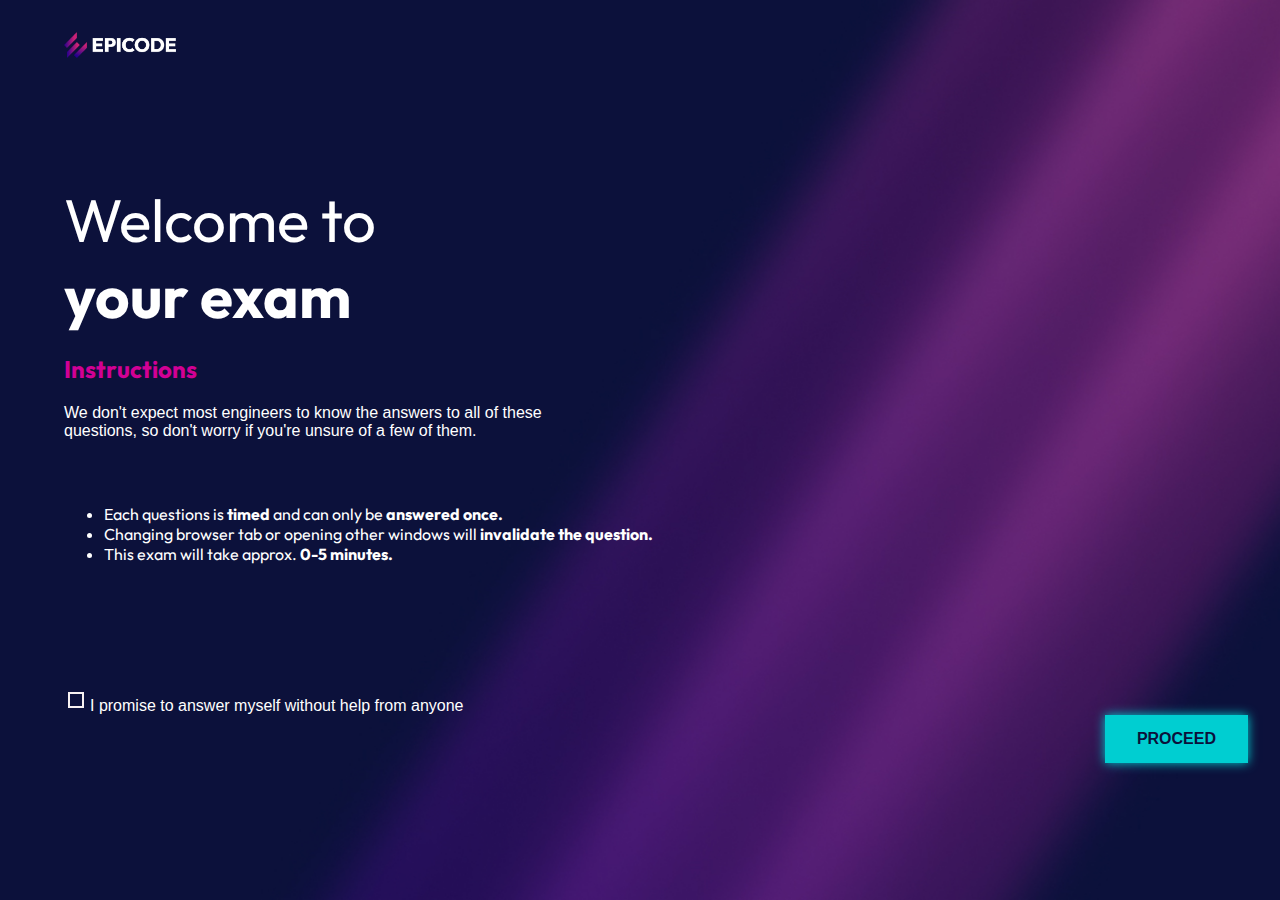
<file: index.html>
<!DOCTYPE html>
<html lang="en">
<head>
<meta charset="UTF-8">
<meta name="viewport" content="width=device-width, initial-scale=1.0">
<title>Exam Page</title>
<link rel="stylesheet" type="text/css" href="./css/index.css">
<link rel="preconnect" href="https://fonts.googleapis.com">
<link rel="preconnect" href="https://fonts.gstatic.com" crossorigin>
<link href="https://fonts.googleapis.com/css2?family=Outfit:wght@100..900&display=swap" rel="stylesheet">
</head>
<body>
    <img class="logo" src="./img/epicode_logo.png" alt="Logo">
    <h1>Welcome to <br><strong>your exam</strong></h1>
    <h2 id="instructions">Instructions</h2>
    <p>We don't expect most engineers to know the answers to all of these <br> questions, so don't worry if you're unsure of a few of them.</p>
    <ul>
        <li>Each questions is<strong> timed</strong> and can only be <strong>answered once.</strong></li>
        <li>Changing browser tab or opening other windows will <strong> invalidate the question.</strong></li>
        <li>This exam will take approx. <strong>0-5 minutes.</strong></li>
    </ul>
    <div>
        <input type="checkbox" class="checkbox">
        <label for="checkbox">I promise to answer myself without help from anyone</label><br>
    </div>
    

    <button id="buttonProceed" onclick="goToBenchmark()"><strong>PROCEED</strong></button>

    <script src="./js/scriptBenchmark.js"></script>
</body>
</html>
</file>
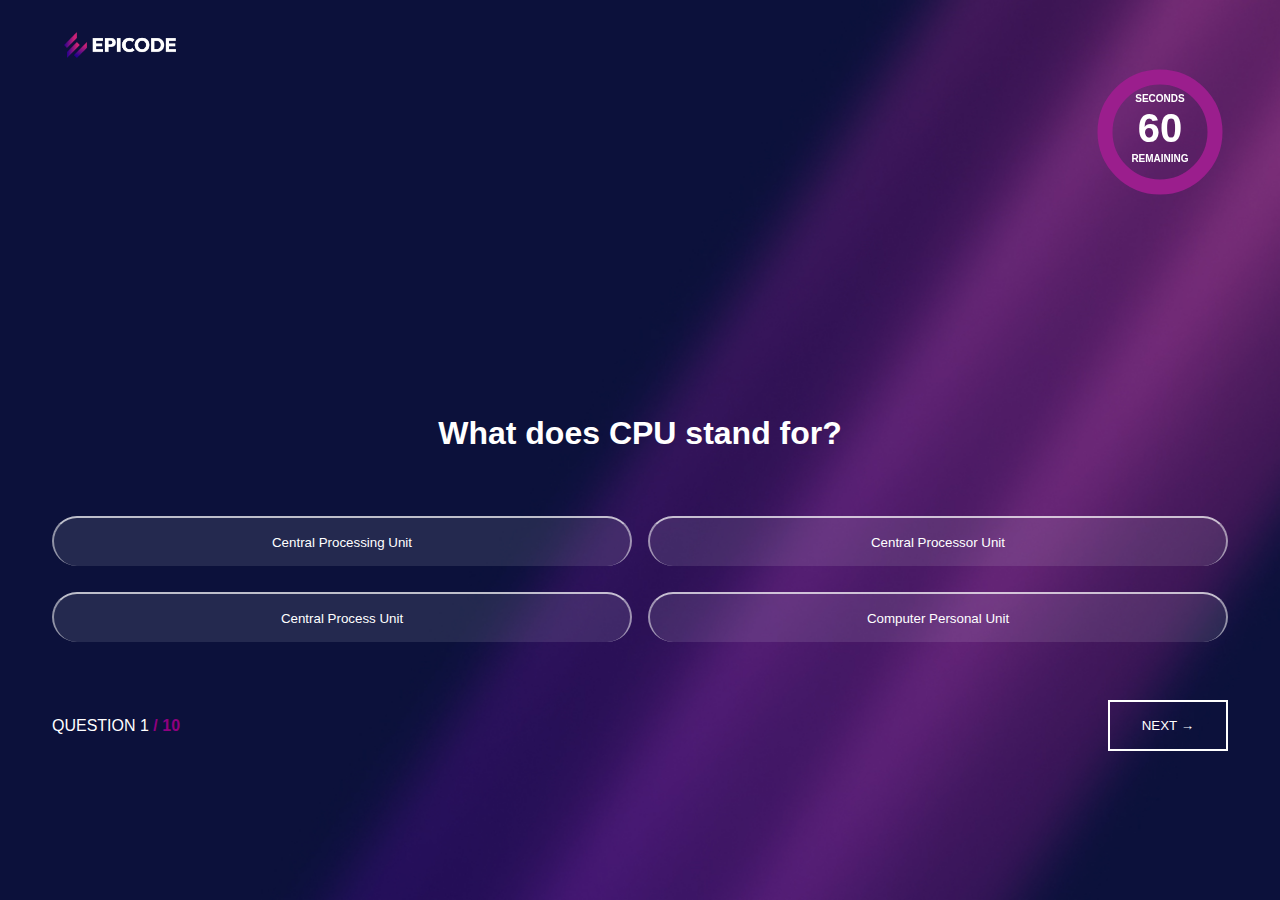
<file: benchmark.html>
<!DOCTYPE html>
<html lang="en">
<head>
    <meta charset="UTF-8">
    <meta name="viewport" content="width=device-width, initial-scale=1.0">
    <title>Quiz epicode</title>
    <link rel="stylesheet" href="./css/index.css">
</head>
<body id="benchmark">
    


    <div class="quiz">
        <div id="container">
            <canvas id="countdownCanvas" width="200" height="200"></canvas>
        </div>
        <div class="imgDiv">
            <img class="logoEpicode" src="./img/epicode_logo.png" alt="logo di epicode">
            <div id="timerContainer"> <!-- Aggiunto un div per contenere il timer -->
                <div id="timer"></div>
            </div>
        </div>
    
        <h2 id="question">le domande vengono visualizzate qui</h2>
        <div id="answer-buttons">qui vengono visualizzati i bottoni con le risposte</div><!--div per i bottoni delle risposte-->
        
        <div id="controls">
            <p id="number-question"></p><!--paragrafo per indice domanda attuale(Question 1/10...2/20 ecc)-->
            <button id="next-btn">NEXT →</button>
        </div>
    </div>



<script src="./js/scriptBenchmark.js"></script>

    
</body>
</html>
</file>
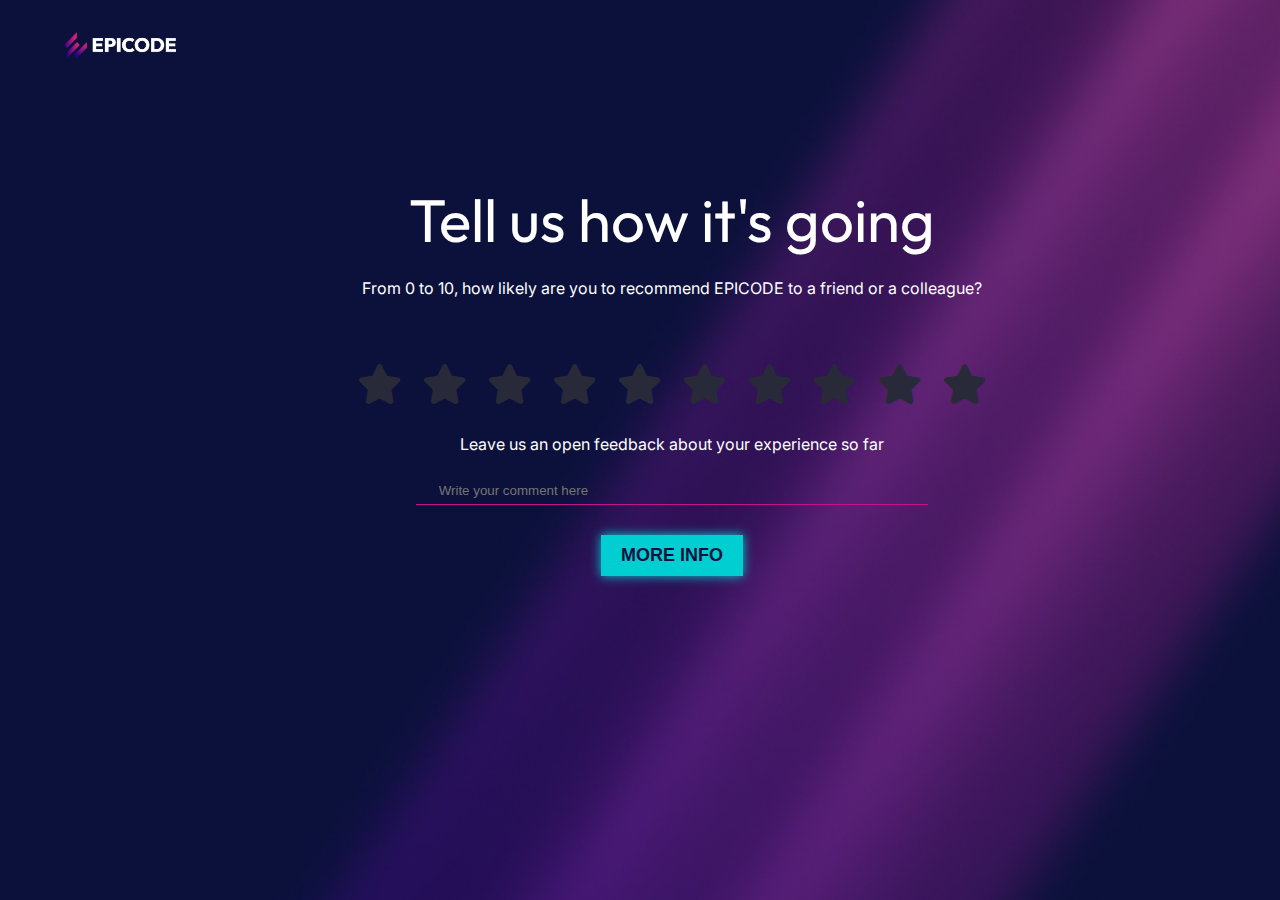
<file: feedback_page.html>
<!DOCTYPE html>
<html lang="en">
<head>
    <meta charset="UTF-8">
    <meta name="viewport" content="width=device-width, initial-scale=1.0">
    <title>Document</title>
    <link rel="stylesheet" href="./css/index.css">
    <link rel="stylesheet" href="https://cdnjs.cloudflare.com/ajax/libs/font-awesome/6.5.2/css/all.min.css"/>
    <style>
        @import url('https://fonts.googleapis.com/css2?family=Outfit:wght@100..900&display=swap');
        @import url('https://fonts.googleapis.com/css2?family=Inter:wght@100..900&family=Outfit:wght@100..900&display=swap');
    </style>
</head>
<body>
    <header>
        <img class="logo" src="./img/epicode_logo.png" alt="logo">
    </header>
    <main>
        <h1>Tell us how it's going</h1>
        <p>From 0 to 10, how likely are you to recommend EPICODE to a friend or a colleague?</p>
        <form action="https://epicode.com/it/">
            <section id="starContainer">
                <div class="star-widget">
                 <input type="radio" name="rate" id="rate-10">
                 <label for="rate-10" class="fas fa-star"></label>
                 <input type="radio" name="rate" id="rate-9">
                 <label for="rate-9" class="fas fa-star"></label>
                 <input type="radio" name="rate" id="rate-8">
                 <label for="rate-8" class="fas fa-star"></label>
                 <input type="radio" name="rate" id="rate-7">
                 <label for="rate-7" class="fas fa-star"></label>
                 <input type="radio" name="rate" id="rate-6">
                 <label for="rate-6" class="fas fa-star"></label>
                 <input type="radio" name="rate" id="rate-5">
                 <label for="rate-5" class="fas fa-star"></label>
                 <input type="radio" name="rate" id="rate-4">
                 <label for="rate-4" class="fas fa-star"></label>
                 <input type="radio" name="rate" id="rate-3">
                 <label for="rate-3" class="fas fa-star"></label>
                 <input type="radio" name="rate" id="rate-2">
                 <label for="rate-2" class="fas fa-star"></label>
                 <input type="radio" name="rate" id="rate-1">
                 <label for="rate-1" class="fas fa-star"></label>
                </div>
            </section>
            <label for="commento">Leave us an open feedback about your experience so far</label>
            <fieldset>
                <input type="text" name="commento" placeholder="Write your comment here">
                <div id="linea"></div>
                <button id="moreInfo"><b>MORE INFO</b></button></a> 
            </fieldset>
        </form>
    </main> 
</body>
</html>
</file>
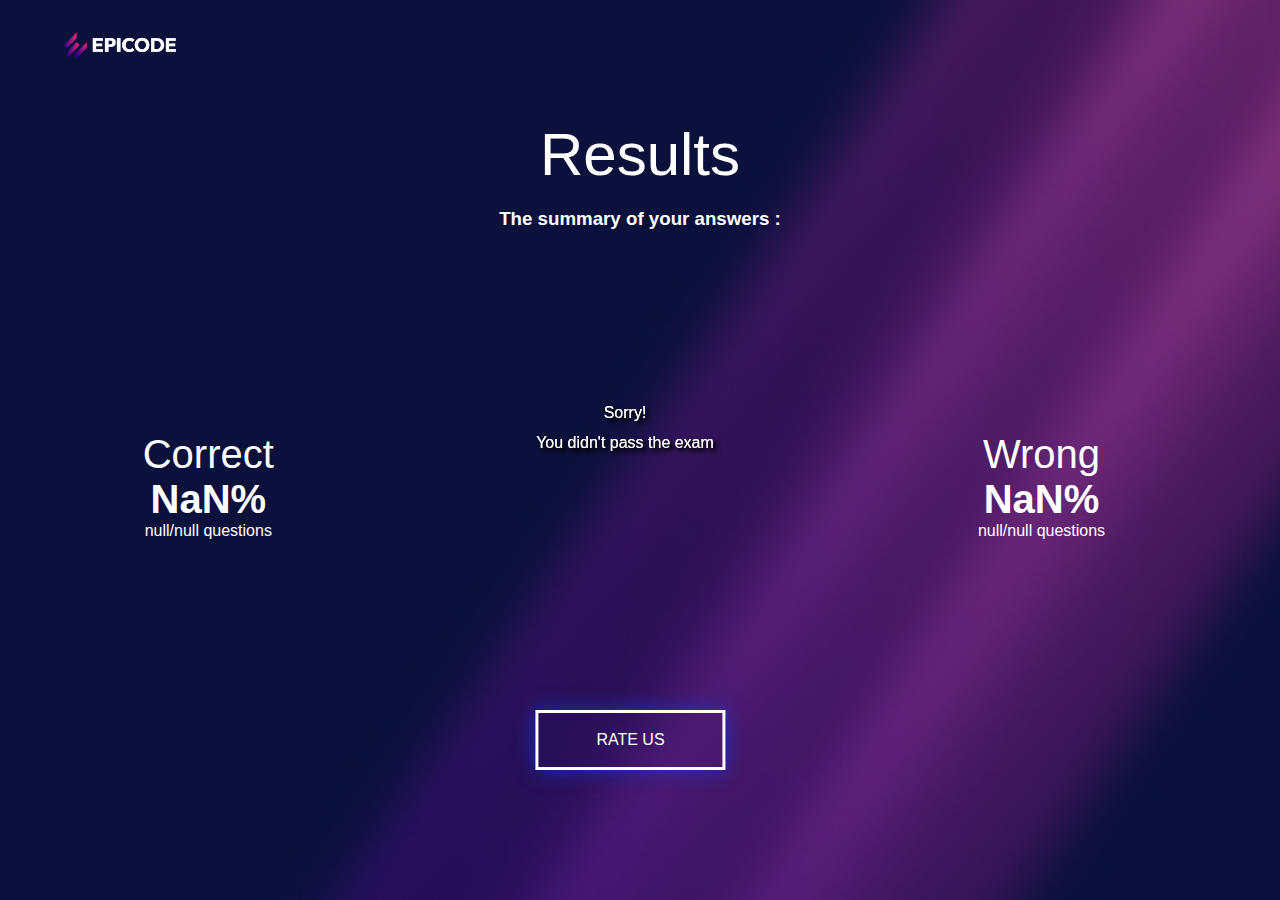
<file: showScore.html>
<!DOCTYPE html>
<html lang="en">
<head>
    <meta charset="UTF-8">
    <meta name="viewport" content="width=device-width, initial-scale=1.0">
    <title>ShowScore benchmark</title>
    <link rel="stylesheet" href="./css/index.css">
    <script language="javascript" src="https://www.iolecal.it/blog/posts200/post215/JSFX215_Layer.js"></script>
    <script language="javascript" src="https://www.iolecal.it/blog/posts200/post215/JSFX215_Browser.js"></script>
    <script language="javascript" src="https://www.iolecal.it/blog/posts200/post215/JSFX215_Falling.js"></script>

</head>
<body>
    
    <body id="showScore">
        

        <div id="divIMG">
            <img class="logoEpicode" src="./img/epicode_logo.png" alt="logo di epicode">
        </div>
    
        <div  id="results">
            <h1>Results</h1>
            <h3>The summary of your answers : </h3>
        </div>
        
        <div id="risultato">
            <div class="percentuali">
                <h2 class="correctWrong">Correct<br>
                <span id="correct-score">--</span>
                <p id="correct-questions"></p>
            </div>
            <div>
                <canvas id="canvas" width="400" height="400"></canvas>
            </div>
            <div class="percentuali">
                <h2 class="correctWrong">Wrong<br>
                    <span id="wrong-score">--</span>
                    <p id="wrong-questions"></p>
            </div>
        </div>
    
        
        <button id="buttonRateUs" onclick="gotoFeedbackPage()">RATE US</button>
        <canvas id="confetti-canvas"></canvas> <!-- Elemento canvas per i coriandoli -->

        <script src="./js/scriptRisultati.js"></script>

    </body>

</html>
</file>
<file: css/index.css>
/**********************CSS PER PAGINA INIZIALE*******************************/
body,#benchmark{/*raggruppo css uguali*/
    background-image: url(../img/bg.jpg);
    background-repeat: no-repeat;
    background-size: cover;
    background-attachment: fixed; 
    background-position: center;
    font-family: "Outfit", sans-serif;
}

body {
    font-optical-sizing: auto;
    font-weight: 400;
    font-style: normal;
    font-variation-settings: "slnt" 0;
    margin: 0;
    padding: 0;
    color: white;   
}

body:not(#benchmark,#showScore){
    padding-left:4rem;
}

.logo,.logoEpicode {
    margin-top: 2rem;/* Spostato più in basso rispetto all'h1 */
    width: 7rem; 
    height: auto; 
}

h1 {
    font-weight: normal;
    font-size: 4rem; /* Ingrandito il testo */
    margin-top: 7rem; /* Spostato più in basso rispetto all'immagine */
    margin-bottom: 1rem;
}


#instructions {
    color: #d20094;    
}

p {
    top: 0; /* Imposta il margine superiore a zero */
  }

ul {
    margin-top: 4rem;
}

.checkbox {
    margin-top: 7rem;
    
}

input[type="checkbox"] {
    appearance: none;
    -webkit-appearance: none;
    -moz-appearance: none;
    width: 1rem;
    height: 1rem;
    border: 2px solid rgb(247, 241, 241);
    background-color: transparent;
  }
  
  /* Stile quando la checkbox è selezionata */
  input[type="checkbox"]:checked {
    background-color: #d20094;
  }

  input[type="checkbox"]:checked ~ label {
    color: #00FFFF;
}


  #buttonProceed,#moreInfo {
    font-size: 1rem;
    border: none;
    cursor: pointer;
    box-shadow: 0 0 10px darkturquoise; /* Aggiunto box-shadow */
    background-color: darkturquoise; /* colore di sfondo */
    color:#0B113B;
    padding: 15px 32px;
    cursor: pointer;
    margin-bottom: 6rem;
}

#buttonProceed{
    float:inline-end;
    margin-right: 2rem;
}


#buttonProceed:hover ,#moreInfo:hover{
    box-shadow: 0 0 30px darkturquoise; /* Aggiunto box-shadow */
}

/************************************CSS PER BENCHMARCK**************************************/

#benchmark {
    text-align: center;
    display: flex;
    justify-content: center;
    align-items: center; /* Centra l'intero contenuto verticalmente */
    height: 100vh;
    padding: 0 2rem;
}

.quiz {
    margin-top: 15rem;
    padding: 20px;
    border-radius: 10px;
    width: 100%; /* Imposta una larghezza fissa per il contenitore */
}



#answer-buttons {
    display: grid;
    grid-template-columns: repeat(2, 1fr); /* Due colonne di larghezza uguale */
    gap: 1em; /* Spazio tra i bottoni */
    justify-content: center; /* Centra i bottoni sull'asse x */
}

.logoEpicode
{
    position: absolute; /* Posiziona l'elemento in modo assoluto rispetto al contenitore padre */
    top:0;
    left: 4rem; /* Posiziona l'elemento a sinistra */
    height: auto;
}


h2:not(#instructions){/*tranne per l'h2 instructor sulla pagina principale*/
    color: white;
    margin-bottom: 4rem;
}


#question{
    font-size: 2rem;/*corrispondono a 60 px*/
}    


#number-question {
    color: white;
    text-align: left; /* Allinea il testo a sinistra */
    margin: 0; /* Rimuove il margine predefinito */
    margin-top:3rem;
}

#controls {
    display: flex;
    justify-content:space-between;
    align-items: center;
    width: 100%; /* Assicura che il div si estenda per tutta la larghezza */
}

#next-btn {
    background-color: transparent; /* Rimuove il colore di sfondo */
    border: none; /* Rimuove il bordo */
    margin-left: auto;
    margin-top: 3rem;
    color: white; /* Imposta il testo in bianco */
    border:2px solid white;
    padding:1rem 2rem;
}

#next-btn:hover{
    background-color: #D20094;
    cursor: pointer;
    
}

.btn {
    background-color: rgba(255, 255, 255, 0.1); /* Sfondo bianco con opacità del 10% */
    width: 100%; /* Larghezza del 100% per adattarsi alle colonne */
    height: 50px; /* Altezza fissa per i bottoni */
    margin-bottom: 10px; /* Spazio inferiore tra i bottoni */
    color: white;
    border-radius: 25px; /* Arrotonda completamente i bordi */
    border-top: 2px solid rgb(255, 255, 255,0.7); /* Bordo bianco con opacità del 20% sopra */
    border-left: 2px solid rgb(255, 255, 255,0.5); /* Bordo bianco con opacità del 20% sopra */
    border-right: 2px solid rgb(255, 255, 255,0.5); /* Bordo bianco con opacità del 20% sopra */
    border-bottom: none;
    overflow: hidden; /* Nasconde qualsiasi contenuto al di fuori del bordo */
    
}

.btn:hover,.btn.selected {
    background-color: #D20094;
    border-bottom : 2px solid #900080;
}




.question-count { /*colore sulla parte in basso , dove mette su quale domanda ci troviamo tipo question 1/10*/
    color:  #900080;
    font-weight:900;
}




/******************************************CSS per timer DEL BENCHMARK**************************************************************/
#container {
    color: white;
    position: absolute; 
    top: 0; /* Posiziona l'elemento all'inizio della pagina */
    right: 0; /* Posiziona l'elemento a sinistra */
    margin-top: 2rem;
    padding-right:20px;
    
    
}



#timer {
    font-size: 2rem;
}

/**********************************************CSS PER PAGINA SHOWSCORE***********************************************/
#results{
    text-align: center;
}


#risultato > div {
    float: left; /* Allinea i div a sinistra */
    width: calc(33.33% - 0.625rem); /* Imposta la larghezza in base alla percentuale e sottrae lo spazio per il margine */ 
    text-align: center; /* Allinea il testo al centro all'interno del div */
    
}

.correctWrong {
    font-size: 2.5rem;
    font-weight: 200;
    margin-bottom: 0;
    padding-bottom: 0;
}

#correct-score, #wrong-score {
    font-weight: 700;
    margin-bottom: 0;
}

#correct-questions, #wrong-questions {
    padding-top: 0;
    margin-top: 0;
    font-weight: 0;
}

.percentuali {
    padding-top: 150px;
}

#buttonRateUs {
    position: absolute;
    left: 50%;
    transform: translateX(-55%);
    background-color: transparent;
    font-size: 1rem;
    color: white;
    padding: 18px 58px;
    border: 3px solid white;
    cursor: pointer;
    box-shadow: 0 0 20px #1c2fbf;
}

#risultato {
    position: relative; /* Imposta il contenitore dei risultati come relativo */
    margin-bottom: 30rem;
}


#buttonRateUs:hover {
    box-shadow: 0 0 10px darkturquoise;
    background-color: turquoise;
}


/***********************************************CSS PER PAGINA FEEDBACK****************************************************/


main {
    text-align: center;
}

h1 {
    font-family: "Outfit", sans-serif;
    font-size: 60px;
    color: white;
    margin-bottom: 15px;
    margin-top: 2em;
}
label,p {
    margin-top: 20px;
    font-family: "Inter", sans-serif;
    font-size: 16px;
    color: white;
}

fieldset {
    border: 0;
    margin-top: 20px;
}


input[type="text"] {
    width: 35em;
    border: none;
    background: none;
    color: white;
    border: 0;
    outline: 0;
}


#moreInfo {/*bottone more info*/   
    font-size: large;
    margin-top: 30px;
    padding: 10px 20px;     
}


#linea {
    margin: auto;
    margin-top: 5px;
    width: 32em;
    border-top: 1px solid  #C2128D;
}

#starContainer {
    position: relative;
    width: 80%;
    background: none;
    padding: 20px 30px;
    border: none;
    border-radius: 5px;
    display: flex;
    align-items: center;
    justify-content: center;
    flex-direction: column;
    margin: auto;
}

#starContainer .star-widget input {
        display: none;
    }

.star-widget label {
    font-size: 40px;
    color: #282a39;
    padding: 10px;
    float: right;
    transition: all 0.5s ease;
    cursor: pointer;
}

input:not(:checked) ~ label:hover,
input:not(:checked) ~ label:hover ~ label {
    color: #00FFFF;
}

input:checked ~ label {
    color: #00FFFF;
}

input#rate-10:checked ~ label {
    color: #00FFFF;
    text-shadow: 0 0 20px rgb(193, 224, 37);
}
</file>
